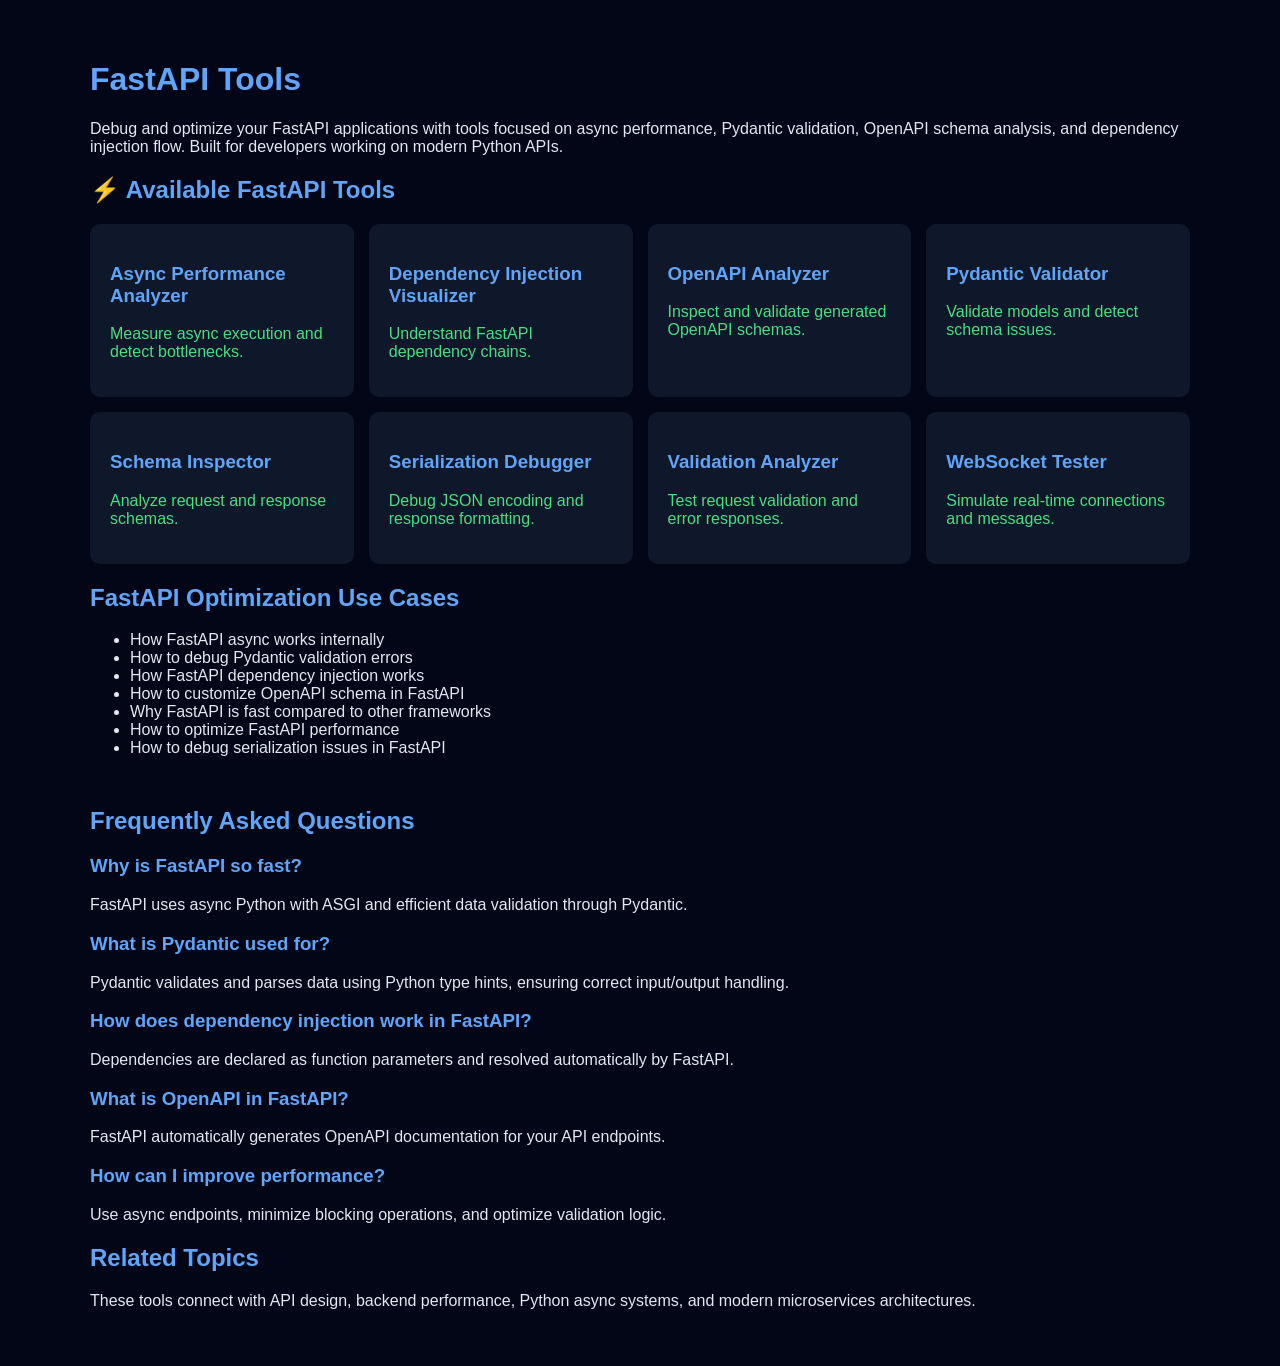
<file: index.html>
<!DOCTYPE html>
<html lang="en">
<head>
<meta charset="UTF-8">
<meta name="viewport" content="width=device-width, initial-scale=1.0">

<title>FastAPI Tools – Async, Pydantic, OpenAPI & Validation Debugging</title>

<meta name="description" content="Free FastAPI tools to debug async behavior, validate Pydantic models, analyze OpenAPI schemas, optimize dependency injection, and test WebSockets.">

<meta name="keywords" content="
fastapi tools,
fastapi async debugging,
fastapi pydantic validator,
fastapi openapi analyzer,
fastapi dependency injection debug,
fastapi schema validation,
fastapi serialization tools,
fastapi websocket tester
">

<meta name="google-site-verification" content="PkLa_ViOo6FAHpvh8SacceMb95o9tePRdrqLNBz9X1M" />

<link rel="canonical" href="https://yourdomain.com/fastapi-tools/">

<style>
body {
    font-family: Arial, sans-serif;
    background: #020617;
    color: #e2e8f0;
    margin: 0;
}

.container {
    max-width: 1100px;
    margin: auto;
    padding: 40px 20px;
}

h1, h2, h3 {
    color: #60a5fa;
}

a {
    color: #4ade80;
    text-decoration: none;
}

.tool-grid {
    display: grid;
    grid-template-columns: repeat(auto-fit, minmax(220px, 1fr));
    gap: 15px;
    margin-top: 20px;
}

.card {
    background: #0f172a;
    padding: 20px;
    border-radius: 10px;
    transition: 0.2s;
}

.card:hover {
    background: #1e293b;
}

.faq {
    margin-top: 50px;
}
</style>
</head>

<body>

<div class="container">

<h1>FastAPI Tools</h1>

<p>
Debug and optimize your FastAPI applications with tools focused on async performance,
Pydantic validation, OpenAPI schema analysis, and dependency injection flow.
Built for developers working on modern Python APIs.
</p>

<h2>⚡ Available FastAPI Tools</h2>

<div class="tool-grid">

<a href="./async/async-performance-analyzer.html" class="card">
<h3>Async Performance Analyzer</h3>
<p>Measure async execution and detect bottlenecks.</p>
</a>

<a href="./di/dependency-injection-visualizer.html" class="card">
<h3>Dependency Injection Visualizer</h3>
<p>Understand FastAPI dependency chains.</p>
</a>

<a href="./openapi/openapi-schema-analyzer.html" class="card">
<h3>OpenAPI Analyzer</h3>
<p>Inspect and validate generated OpenAPI schemas.</p>
</a>

<a href="./pydantic/pydantic-model-validator.html" class="card">
<h3>Pydantic Validator</h3>
<p>Validate models and detect schema issues.</p>
</a>

<a href="./schema/schema-inspector.html" class="card">
<h3>Schema Inspector</h3>
<p>Analyze request and response schemas.</p>
</a>

<a href="./serialization/serialization-debugger.html" class="card">
<h3>Serialization Debugger</h3>
<p>Debug JSON encoding and response formatting.</p>
</a>

<a href="./validation/validation-analyzer.html" class="card">
<h3>Validation Analyzer</h3>
<p>Test request validation and error responses.</p>
</a>

<a href="./websocket/websocket-tester.html" class="card">
<h3>WebSocket Tester</h3>
<p>Simulate real-time connections and messages.</p>
</a>

</div>

<!-- LONG TAIL -->

<h2>FastAPI Optimization Use Cases</h2>

<ul>
<li>How FastAPI async works internally</li>
<li>How to debug Pydantic validation errors</li>
<li>How FastAPI dependency injection works</li>
<li>How to customize OpenAPI schema in FastAPI</li>
<li>Why FastAPI is fast compared to other frameworks</li>
<li>How to optimize FastAPI performance</li>
<li>How to debug serialization issues in FastAPI</li>
</ul>

<!-- FAQ -->

<div class="faq">

<h2>Frequently Asked Questions</h2>

<h3>Why is FastAPI so fast?</h3>
<p>
FastAPI uses async Python with ASGI and efficient data validation through Pydantic.
</p>

<h3>What is Pydantic used for?</h3>
<p>
Pydantic validates and parses data using Python type hints, ensuring correct input/output handling.
</p>

<h3>How does dependency injection work in FastAPI?</h3>
<p>
Dependencies are declared as function parameters and resolved automatically by FastAPI.
</p>

<h3>What is OpenAPI in FastAPI?</h3>
<p>
FastAPI automatically generates OpenAPI documentation for your API endpoints.
</p>

<h3>How can I improve performance?</h3>
<p>
Use async endpoints, minimize blocking operations, and optimize validation logic.
</p>

</div>

<!-- INTERNAL BOOST -->

<h2>Related Topics</h2>

<p>
These tools connect with API design, backend performance, Python async systems,
and modern microservices architectures.
</p>

</div>

</body>
</html>
</file>
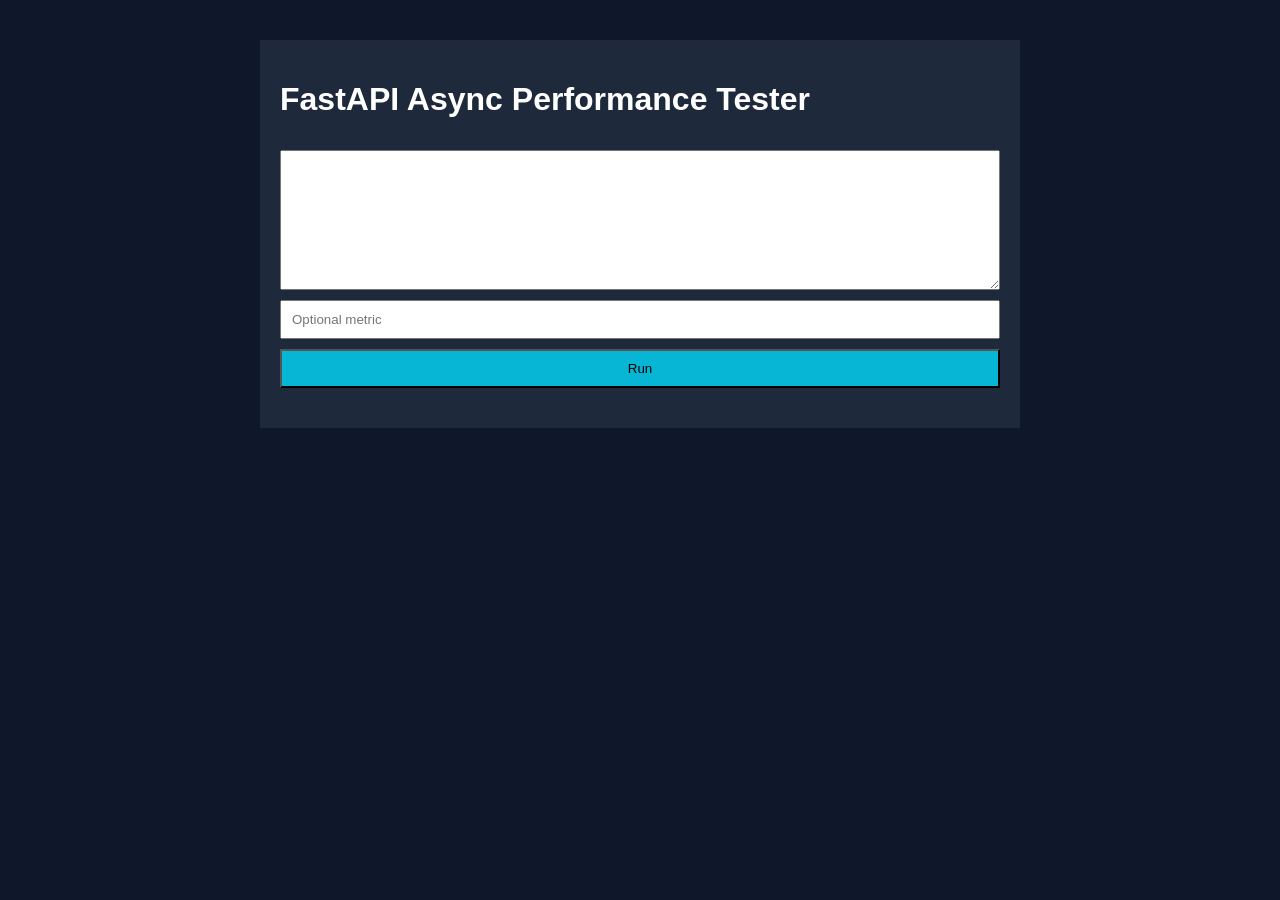
<file: async/index.html>
<html>
<head>
<meta charset='UTF-8'>
<title>FastAPI Async Performance Tester</title>
<meta name='viewport' content='width=device-width, initial-scale=1.0'>
<link rel='stylesheet' href='styles.css'>
</head>
<body>
<div class='container'>
<h1>FastAPI Async Performance Tester</h1>
<textarea id='input'></textarea>
<input id='value' placeholder='Optional metric'>
<button onclick='run()'>Run</button>
<div id='res' class='result'></div>
</div>
<script src='script.js'></script>
</body>
</html>
</file>
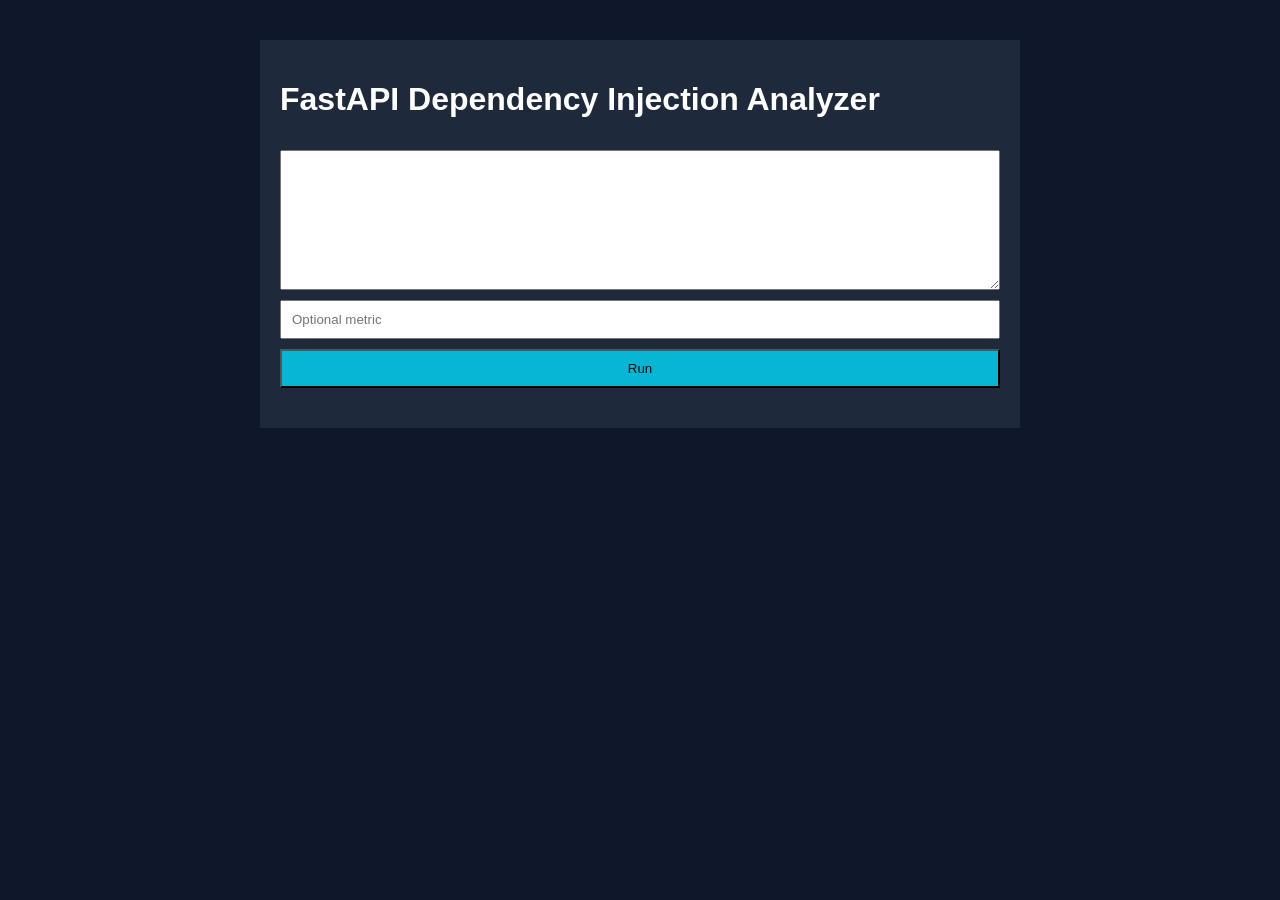
<file: di/index.html>
<html>
<head>
<meta charset='UTF-8'>
<title>FastAPI Dependency Injection Analyzer</title>
<meta name='viewport' content='width=device-width, initial-scale=1.0'>
<link rel='stylesheet' href='styles.css'>
</head>
<body>
<div class='container'>
<h1>FastAPI Dependency Injection Analyzer</h1>
<textarea id='input'></textarea>
<input id='value' placeholder='Optional metric'>
<button onclick='run()'>Run</button>
<div id='res' class='result'></div>
</div>
<script src='script.js'></script>
</body>
</html>
</file>
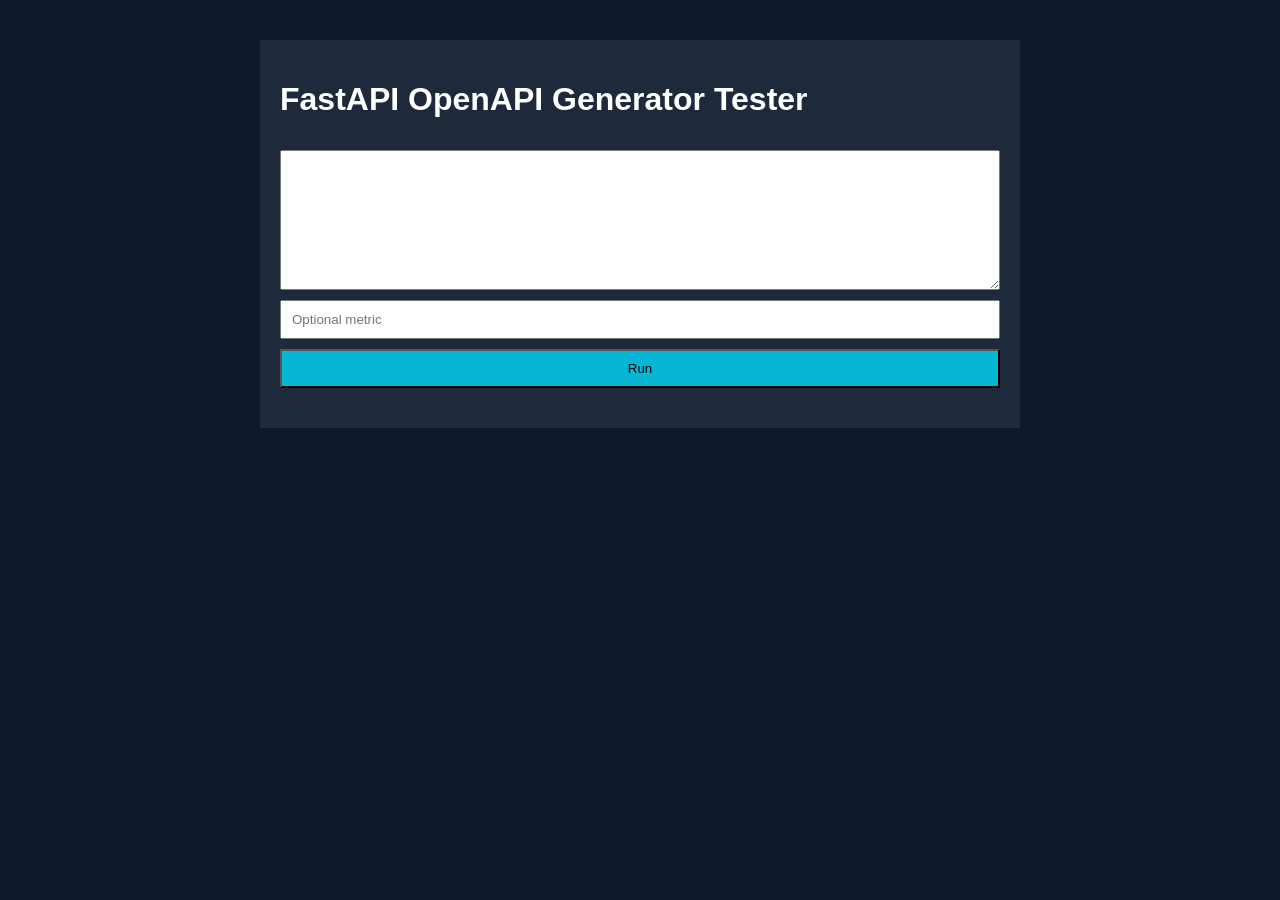
<file: openapi/index.html>
<html>
<head>
<meta charset='UTF-8'>
<title>FastAPI OpenAPI Generator Tester</title>
<meta name='viewport' content='width=device-width, initial-scale=1.0'>
<link rel='stylesheet' href='styles.css'>
</head>
<body>
<div class='container'>
<h1>FastAPI OpenAPI Generator Tester</h1>
<textarea id='input'></textarea>
<input id='value' placeholder='Optional metric'>
<button onclick='run()'>Run</button>
<div id='res' class='result'></div>
</div>
<script src='script.js'></script>
</body>
</html>
</file>
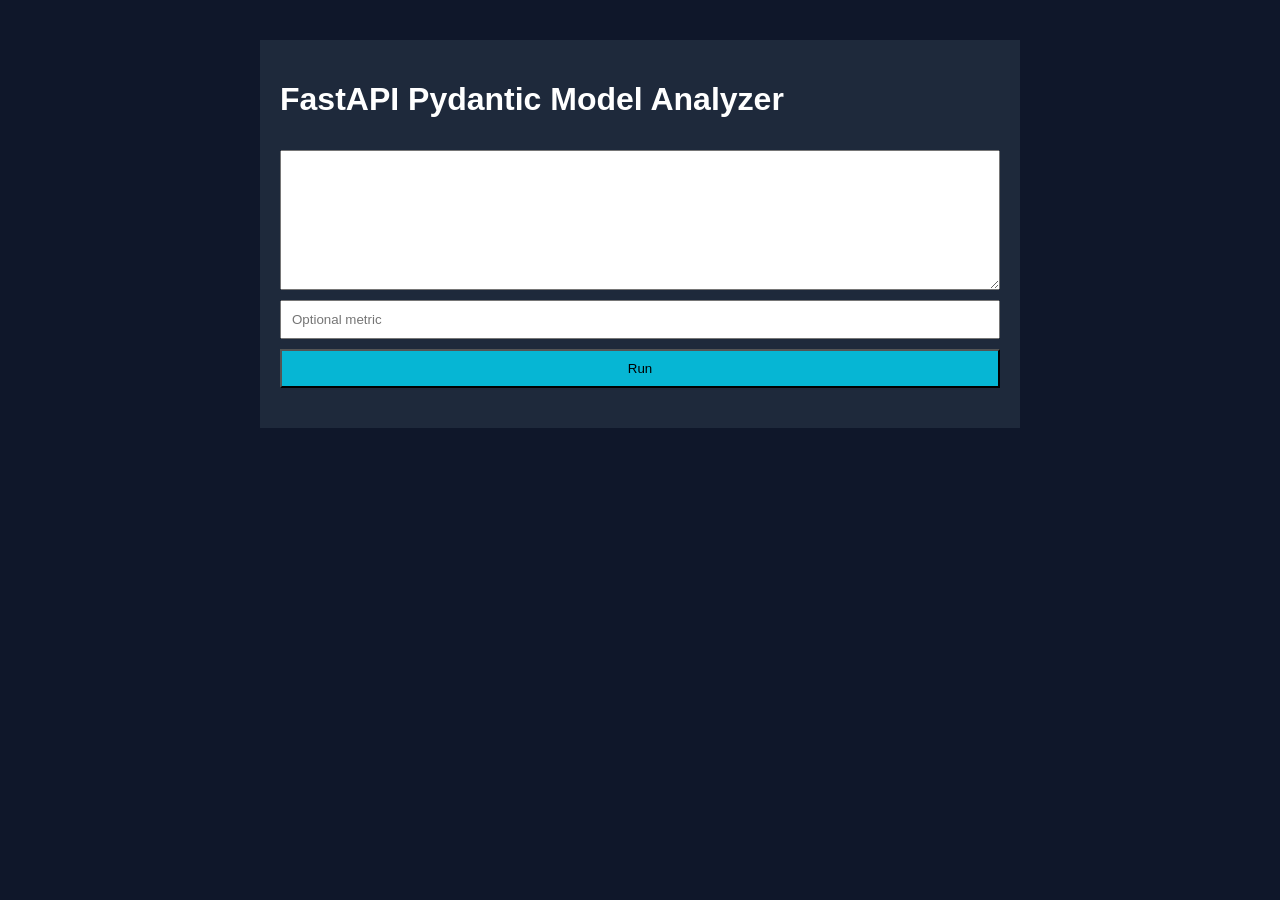
<file: pydantic/index.html>
<html>
<head>
<meta charset='UTF-8'>
<title>FastAPI Pydantic Model Analyzer</title>
<meta name='viewport' content='width=device-width, initial-scale=1.0'>
<link rel='stylesheet' href='styles.css'>
</head>
<body>
<div class='container'>
<h1>FastAPI Pydantic Model Analyzer</h1>
<textarea id='input'></textarea>
<input id='value' placeholder='Optional metric'>
<button onclick='run()'>Run</button>
<div id='res' class='result'></div>
</div>
<script src='script.js'></script>
</body>
</html>
</file>
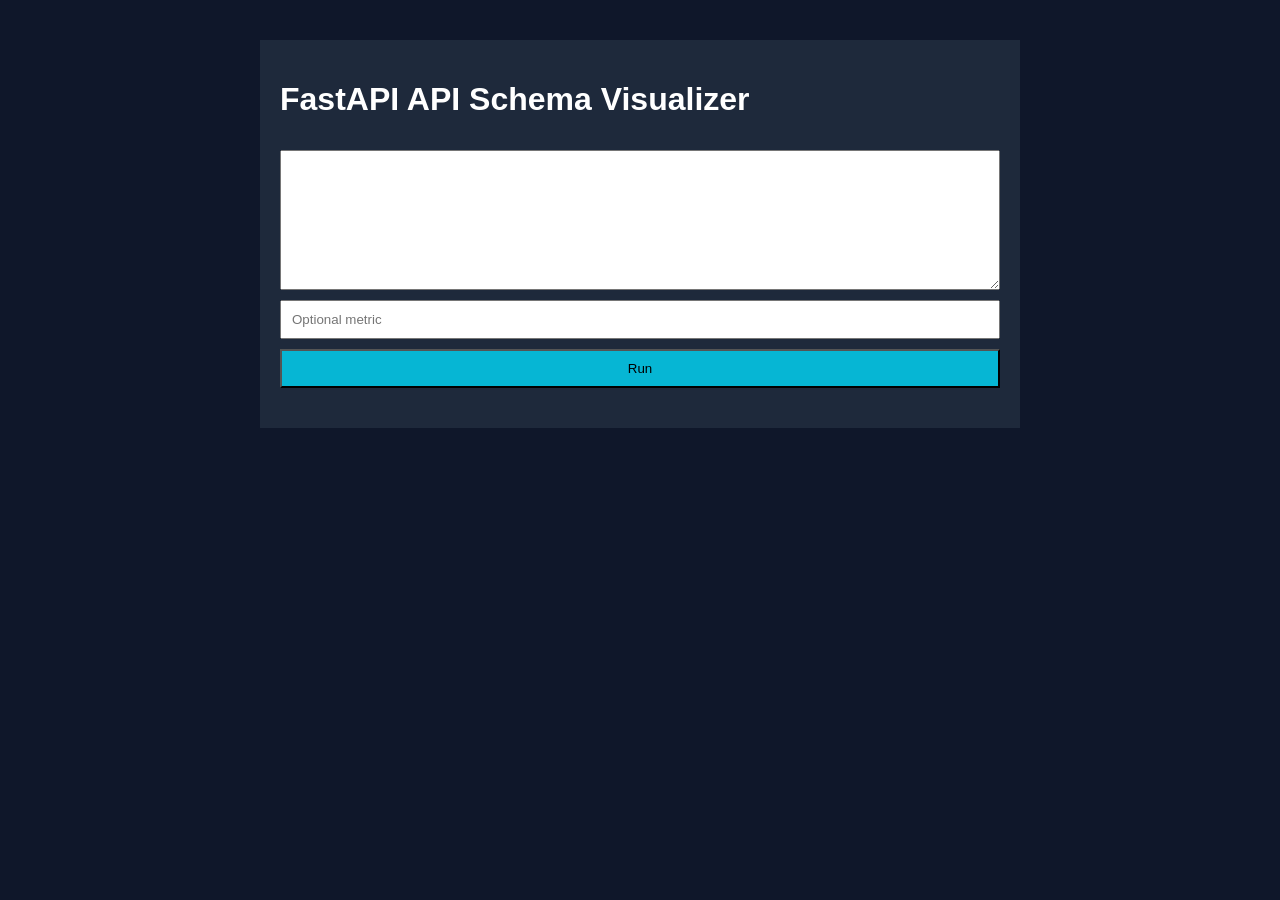
<file: schema/index.html>
<html>
<head>
<meta charset='UTF-8'>
<title>FastAPI API Schema Visualizer</title>
<meta name='viewport' content='width=device-width, initial-scale=1.0'>
<link rel='stylesheet' href='styles.css'>
</head>
<body>
<div class='container'>
<h1>FastAPI API Schema Visualizer</h1>
<textarea id='input'></textarea>
<input id='value' placeholder='Optional metric'>
<button onclick='run()'>Run</button>
<div id='res' class='result'></div>
</div>
<script src='script.js'></script>
</body>
</html>
</file>
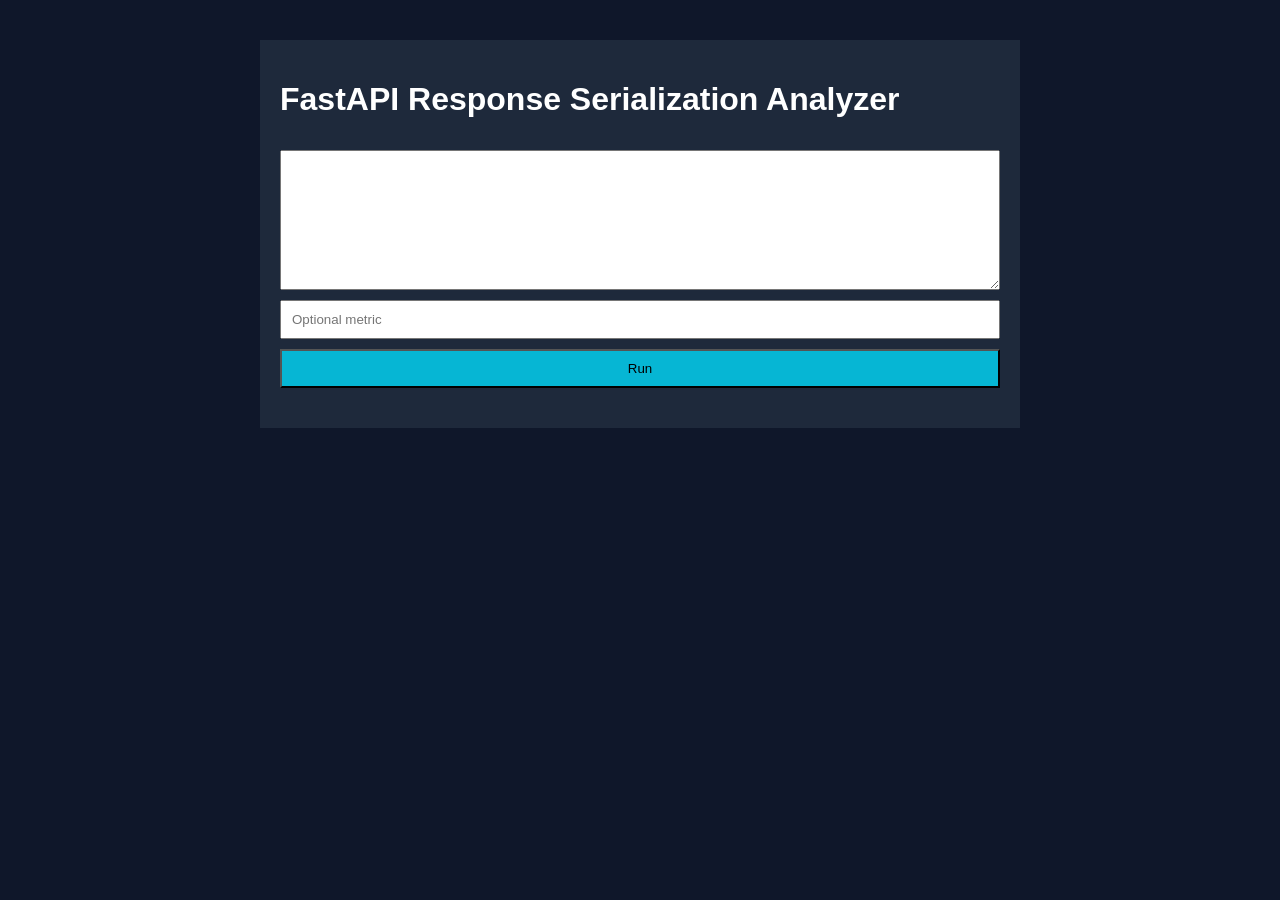
<file: serialization/index.html>
<html>
<head>
<meta charset='UTF-8'>
<title>FastAPI Response Serialization Analyzer</title>
<meta name='viewport' content='width=device-width, initial-scale=1.0'>
<link rel='stylesheet' href='styles.css'>
</head>
<body>
<div class='container'>
<h1>FastAPI Response Serialization Analyzer</h1>
<textarea id='input'></textarea>
<input id='value' placeholder='Optional metric'>
<button onclick='run()'>Run</button>
<div id='res' class='result'></div>
</div>
<script src='script.js'></script>
</body>
</html>
</file>
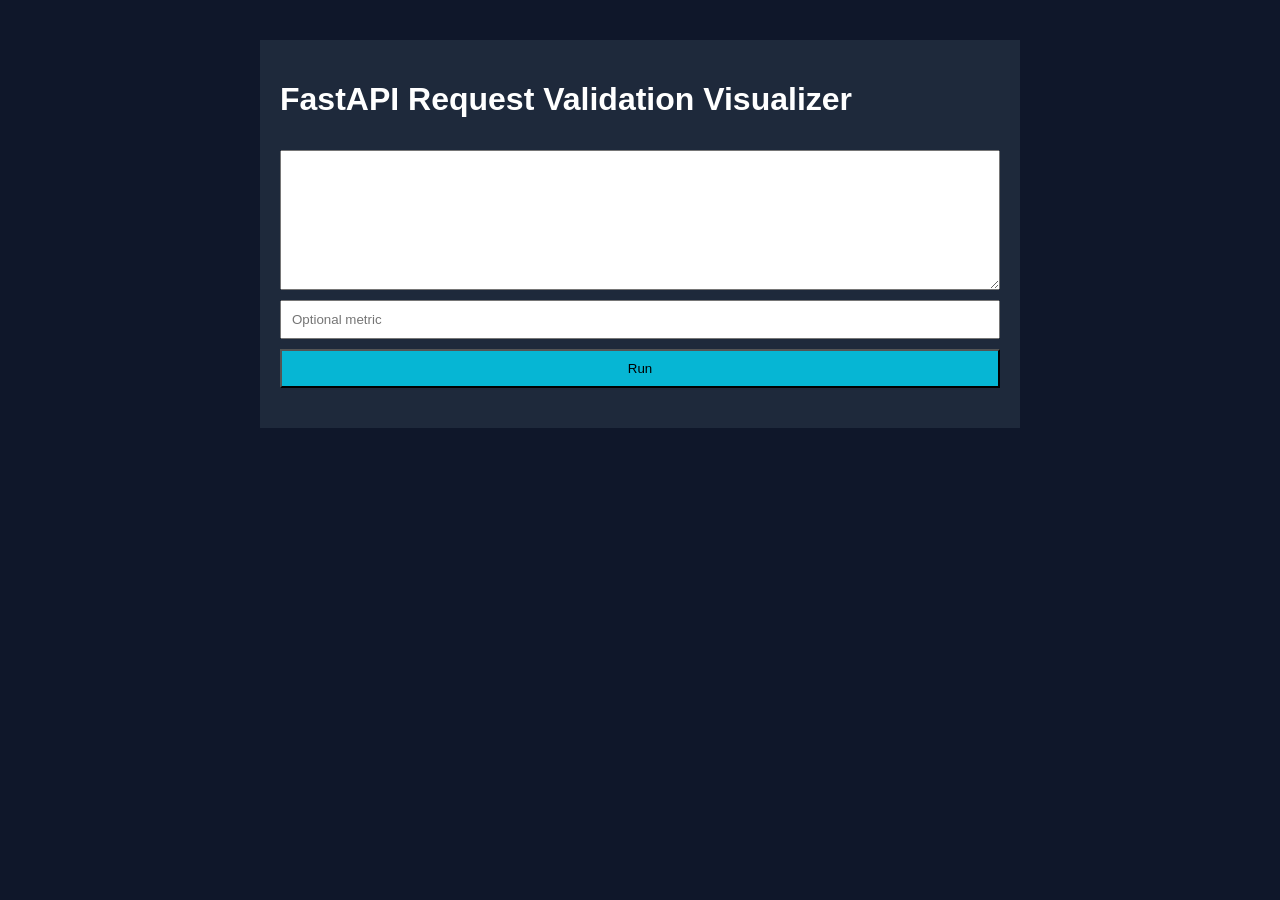
<file: validation/index.html>
<html>
<head>
<meta charset='UTF-8'>
<title>FastAPI Request Validation Visualizer</title>
<meta name='viewport' content='width=device-width, initial-scale=1.0'>
<link rel='stylesheet' href='styles.css'>
</head>
<body>
<div class='container'>
<h1>FastAPI Request Validation Visualizer</h1>
<textarea id='input'></textarea>
<input id='value' placeholder='Optional metric'>
<button onclick='run()'>Run</button>
<div id='res' class='result'></div>
</div>
<script src='script.js'></script>
</body>
</html>
</file>
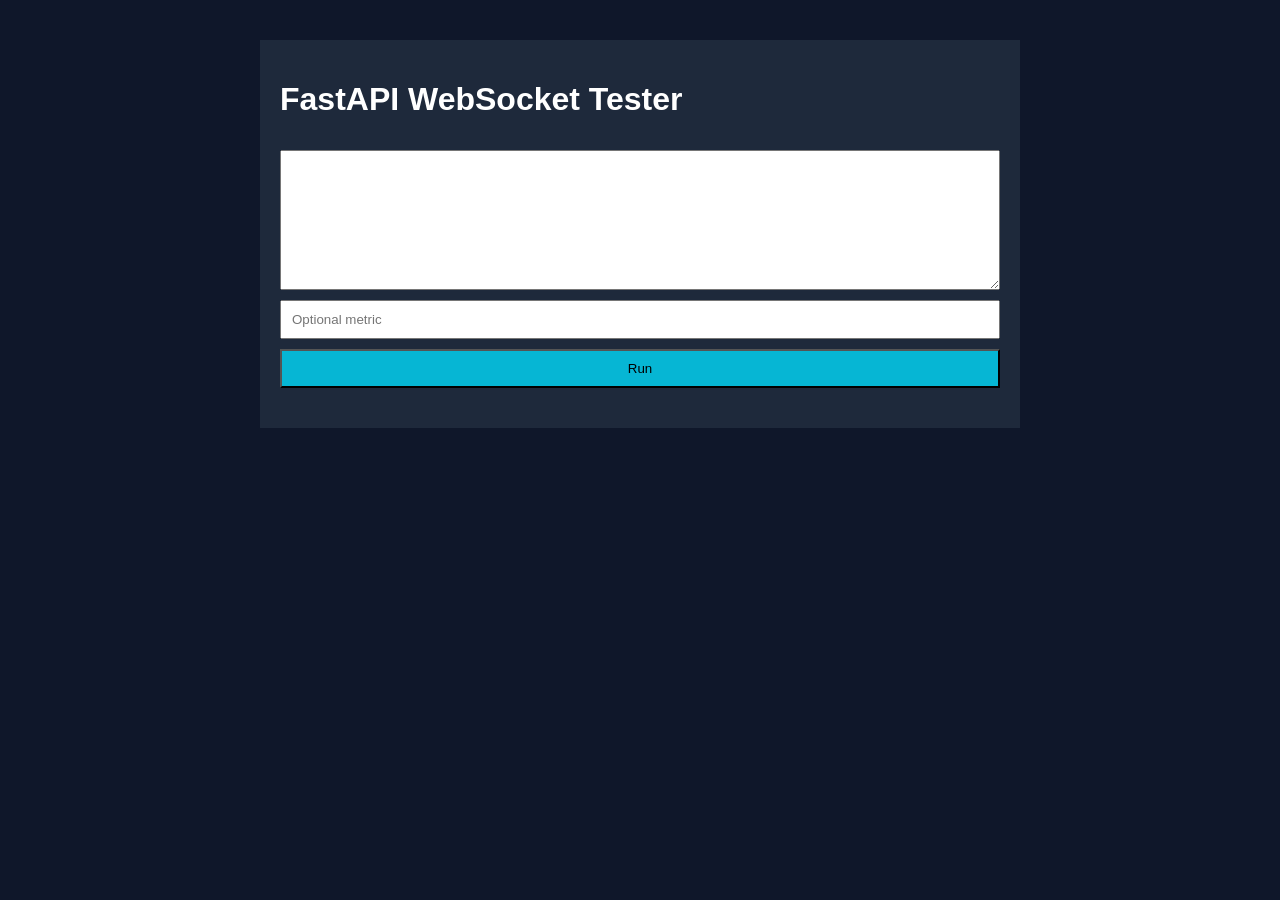
<file: websocket/index.html>
<html>
<head>
<meta charset='UTF-8'>
<title>FastAPI WebSocket Tester</title>
<meta name='viewport' content='width=device-width, initial-scale=1.0'>
<link rel='stylesheet' href='styles.css'>
</head>
<body>
<div class='container'>
<h1>FastAPI WebSocket Tester</h1>
<textarea id='input'></textarea>
<input id='value' placeholder='Optional metric'>
<button onclick='run()'>Run</button>
<div id='res' class='result'></div>
</div>
<script src='script.js'></script>
</body>
</html>
</file>
<file: async/styles.css>
body{font-family:Arial;background:#0f172a;color:#fff}.container{max-width:720px;margin:40px auto;padding:20px;background:#1e293b}textarea,input{width:100%;margin-top:10px;padding:10px}textarea{height:140px}button{margin-top:10px;width:100%;padding:10px;background:#06b6d4}.result{margin-top:20px;white-space:pre-wrap}
</file>
<file: di/styles.css>
body{font-family:Arial;background:#0f172a;color:#fff}.container{max-width:720px;margin:40px auto;padding:20px;background:#1e293b}textarea,input{width:100%;margin-top:10px;padding:10px}textarea{height:140px}button{margin-top:10px;width:100%;padding:10px;background:#06b6d4}.result{margin-top:20px;white-space:pre-wrap}
</file>
<file: openapi/styles.css>
body{font-family:Arial;background:#0f172a;color:#fff}.container{max-width:720px;margin:40px auto;padding:20px;background:#1e293b}textarea,input{width:100%;margin-top:10px;padding:10px}textarea{height:140px}button{margin-top:10px;width:100%;padding:10px;background:#06b6d4}.result{margin-top:20px;white-space:pre-wrap}
</file>
<file: pydantic/styles.css>
body{font-family:Arial;background:#0f172a;color:#fff}.container{max-width:720px;margin:40px auto;padding:20px;background:#1e293b}textarea,input{width:100%;margin-top:10px;padding:10px}textarea{height:140px}button{margin-top:10px;width:100%;padding:10px;background:#06b6d4}.result{margin-top:20px;white-space:pre-wrap}
</file>
<file: schema/styles.css>
body{font-family:Arial;background:#0f172a;color:#fff}.container{max-width:720px;margin:40px auto;padding:20px;background:#1e293b}textarea,input{width:100%;margin-top:10px;padding:10px}textarea{height:140px}button{margin-top:10px;width:100%;padding:10px;background:#06b6d4}.result{margin-top:20px;white-space:pre-wrap}
</file>
<file: serialization/styles.css>
body{font-family:Arial;background:#0f172a;color:#fff}.container{max-width:720px;margin:40px auto;padding:20px;background:#1e293b}textarea,input{width:100%;margin-top:10px;padding:10px}textarea{height:140px}button{margin-top:10px;width:100%;padding:10px;background:#06b6d4}.result{margin-top:20px;white-space:pre-wrap}
</file>
<file: validation/styles.css>
body{font-family:Arial;background:#0f172a;color:#fff}.container{max-width:720px;margin:40px auto;padding:20px;background:#1e293b}textarea,input{width:100%;margin-top:10px;padding:10px}textarea{height:140px}button{margin-top:10px;width:100%;padding:10px;background:#06b6d4}.result{margin-top:20px;white-space:pre-wrap}
</file>
<file: websocket/styles.css>
body{font-family:Arial;background:#0f172a;color:#fff}.container{max-width:720px;margin:40px auto;padding:20px;background:#1e293b}textarea,input{width:100%;margin-top:10px;padding:10px}textarea{height:140px}button{margin-top:10px;width:100%;padding:10px;background:#06b6d4}.result{margin-top:20px;white-space:pre-wrap}
</file>
